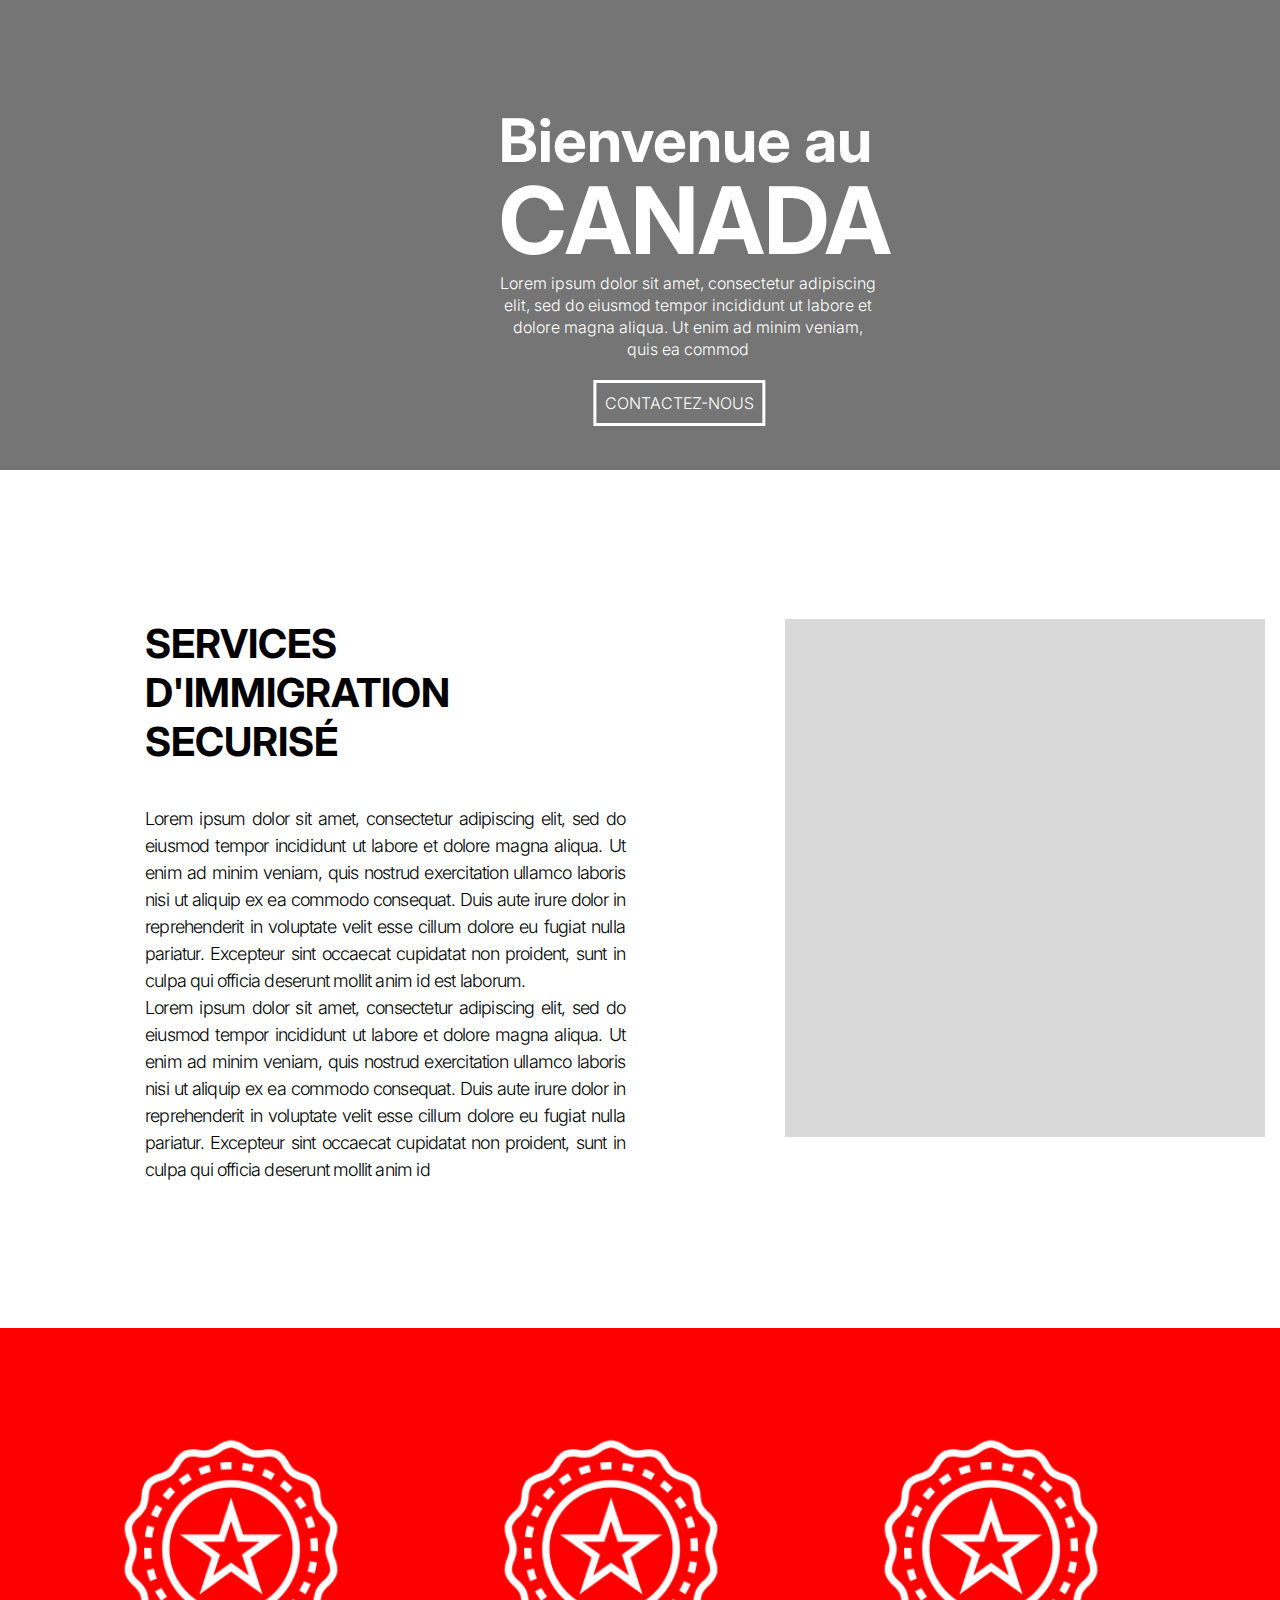
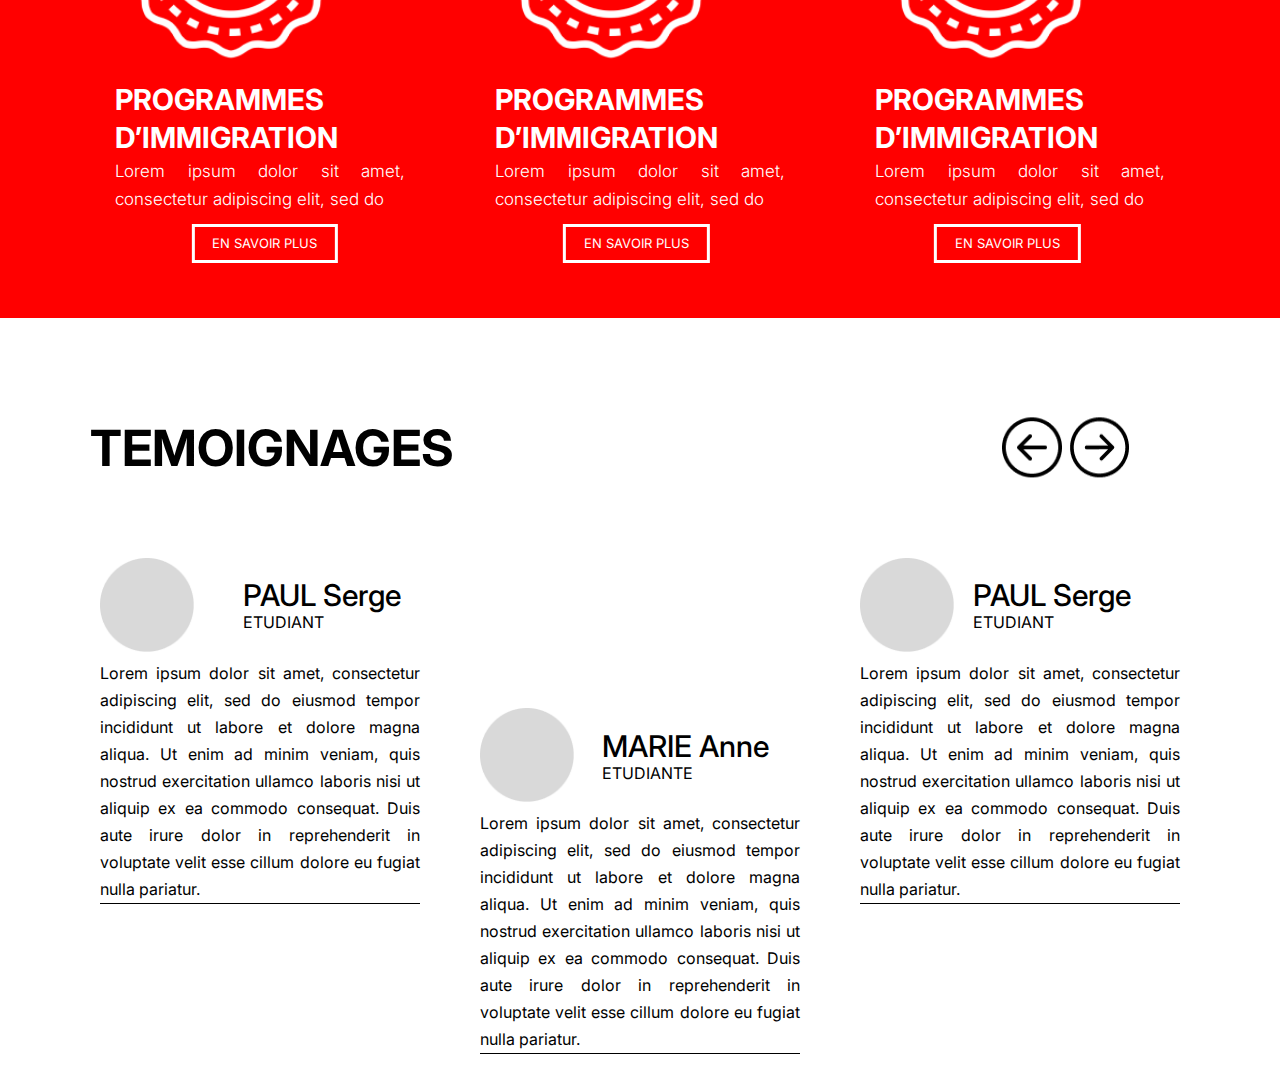
<file: index.html>
<!DOCTYPE html>
<html lang="en">
<head>
    <title>SHAMMAH</title>
    <meta charset="UTF-8">
    <meta http-equiv="X-UA-Compatible" content="IE=edge">
    <meta name="viewport" content="width=device-width, initial-scale=1.0">
    <link href="https://fonts.googleapis.com/css2?family=Catamaran:wght@400;500;600;700&family=EB+Garamond:ital,wght@0,500;1,400&family=Inter:wght@300;400;500;600;700&display=swap" rel="stylesheet">
    <link rel="stylesheet" href="asset/css/style.css">
</head>
<body>
    <!--Entete de page-->
    <header>
        <div class="block_header">
            <div class="block_logo">

            </div>
            <nav class="menu">

            </nav>
        </div>

    </header>

    <!--Contenu de la page-->
    <main class="main">
        <!--banniere-->
        <div class="block_banner">
            <div class="banner">
                <div class="image_banner">
                    <img src="asset/images/banner.png" alt="banner">
                </div>
            </div>
            <div class="text_banner">
                <h3>Bienvenue au  <span class="canada"> CANADA </span> </h3>
                <p>Lorem ipsum dolor sit amet, consectetur adipiscing elit, sed do eiusmod tempor incididunt ut labore et dolore magna aliqua. Ut enim ad minim veniam, quis ea commod </p>
                <div class="btn_contact">
                   <a href="#" target="_blank" >CONTACTEZ-NOUS</a>    
                </div>  
            </div>
        </div>

        <!--service d'immigration sécurisé-->
        <div class="immigration_service">
            <div class="text_immigration">
                <h3>services d'immigration securisé</h3>
                <p>Lorem ipsum dolor sit amet, consectetur adipiscing elit, sed do eiusmod tempor incididunt ut labore et dolore magna aliqua. Ut enim ad minim veniam, quis nostrud exercitation ullamco laboris nisi ut aliquip ex ea commodo consequat. Duis aute irure dolor in reprehenderit in voluptate velit esse cillum dolore eu fugiat nulla pariatur. Excepteur sint occaecat cupidatat non proident, sunt in culpa qui officia deserunt mollit anim id est laborum. <br> Lorem ipsum dolor sit amet, consectetur adipiscing elit, sed do eiusmod tempor incididunt ut labore et dolore magna aliqua. Ut enim ad minim veniam, quis nostrud exercitation ullamco laboris nisi ut aliquip ex ea commodo consequat. Duis aute irure dolor in reprehenderit in voluptate velit esse cillum dolore eu fugiat nulla pariatur. Excepteur sint occaecat cupidatat non proident, sunt in culpa qui officia deserunt mollit anim id</p>
            </div>
            <div class="image_immigration">
                <div class="image">
                    <img src="asset/images/Rectangle 10.png" alt="immigration">
                </div>
            </div>
        </div>

        <!--Programme d'immigration--> 
        <div class="immigration_program">
            <div class="program_content container">
                <div class="program">
                    <div class="image_program">
                        <img src="asset/images/etoile.png" alt="program">
                    </div>
                    <div class="text_content">
                        <div class="content_program">
                           <h3>PROGRAMMES D’IMMIGRATION</h3>
                           <p>Lorem ipsum dolor sit amet, consectetur adipiscing elit, sed do </p>
                        </div>
                    </div> 
                    <div class="btn_read_more1">
                        <a href="#" target="_blank">EN SAVOIR PLUS</a>
                     </div>   
                </div>
                <div class="program">
                    <div class="image_program">
                        <img src="asset/images/etoile.png" alt="program">
                    </div>
                    <div class="text_content">
                        <div class="content_program">
                           <h3>PROGRAMMES D’IMMIGRATION</h3>
                           <p>Lorem ipsum dolor sit amet, consectetur adipiscing elit, sed do </p>
                        </div>
                        
                    </div> 
                    <div class="btn_read_more2">
                        <a href="#" target="_blank">EN SAVOIR PLUS</a> 
                    </div>   
                </div>
                <div class="program">
                    <div class="image_program">
                        <img src="asset/images/etoile.png" alt="program">
                    </div>
                    <div class="text_content">
                        <div class="content_program">
                           <h3>PROGRAMMES D’IMMIGRATION</h3>
                           <p>Lorem ipsum dolor sit amet, consectetur adipiscing elit, sed do </p>
                        </div>
                        
                    </div>
                    <div class="btn_read_more3">
                        <a href="#" target="_blank">EN SAVOIR PLUS</a> 
                     </div>    
                </div>
            </div>
        </div>

        <!--Temoignages--> 
        <div class="block_temoignages">
            <div class="title_temoin">
                <h3>TEMOIGNAGES</h3>
                <div class="image">
                    <img src="asset/images/Vector (1).png" alt="fleche_direction">
                    <img src="asset/images/Vector.png" alt="fleche_direction">
                </div>    
            </div>
            <div class="customer_temoin container">
                
                <div class="text_customer">
                    <div class="customer1">
                        <div class="customer_image">
                            <img src="asset/images/Ellipse 1.png" alt="customer1">
                        </div>
                        <div class="customer_name">
                            <h3>PAUL Serge</h3>
                            <p>ETUDIANT</p>
                        </div>
                        <div class="customer_content">
                            <p>Lorem ipsum dolor sit amet, consectetur adipiscing elit, sed do eiusmod tempor incididunt ut labore et dolore magna aliqua. Ut enim ad minim veniam, quis nostrud exercitation ullamco laboris nisi ut aliquip ex ea commodo consequat. Duis aute irure dolor in reprehenderit in voluptate velit esse cillum dolore eu fugiat nulla pariatur.</p>
                        </div>
                    </div>
                </div>
                <div class="text_customer">
                    <div class="customer2">
                        <div class="customer_image">
                            <img src="asset/images/Ellipse 1.png" alt="customer2">
                        </div>
                    
                        <div class="customer_name">
                            <h3>MARIE Anne</h3>
                            <p>ETUDIANTE</p>
                        </div>
                        <div class="customer_content">
                           <p>Lorem ipsum dolor sit amet, consectetur adipiscing elit, sed do eiusmod tempor incididunt ut labore et dolore magna aliqua. Ut enim ad minim veniam, quis nostrud exercitation ullamco laboris nisi ut aliquip ex ea commodo consequat. Duis aute irure dolor in reprehenderit in voluptate velit esse cillum dolore eu fugiat nulla pariatur.</p>
                        </div>
                    </div>    
                </div>
                <div class="text_customer">
                    <div class="customer3">
                        <div class="customer_image">
                            <img src="asset/images/Ellipse 1.png" alt="customer3">
                        </div>
                        <div class="customer_name">
                            <h3>PAUL Serge</h3>
                            <p>ETUDIANT</p>
                        </div>
                        <div class="customer_content">
                            <p>Lorem ipsum dolor sit amet, consectetur adipiscing elit, sed do eiusmod tempor incididunt ut labore et dolore magna aliqua. Ut enim ad minim veniam, quis nostrud exercitation ullamco laboris nisi ut aliquip ex ea commodo consequat. Duis aute irure dolor in reprehenderit in voluptate velit esse cillum dolore eu fugiat nulla pariatur. </p>
                        </div>
                    </div>
                </div>
            </div>
        </div>
    </main>

    <!--Footer-->
    <footer>

    </footer>
    
</body>
</html>
</file>
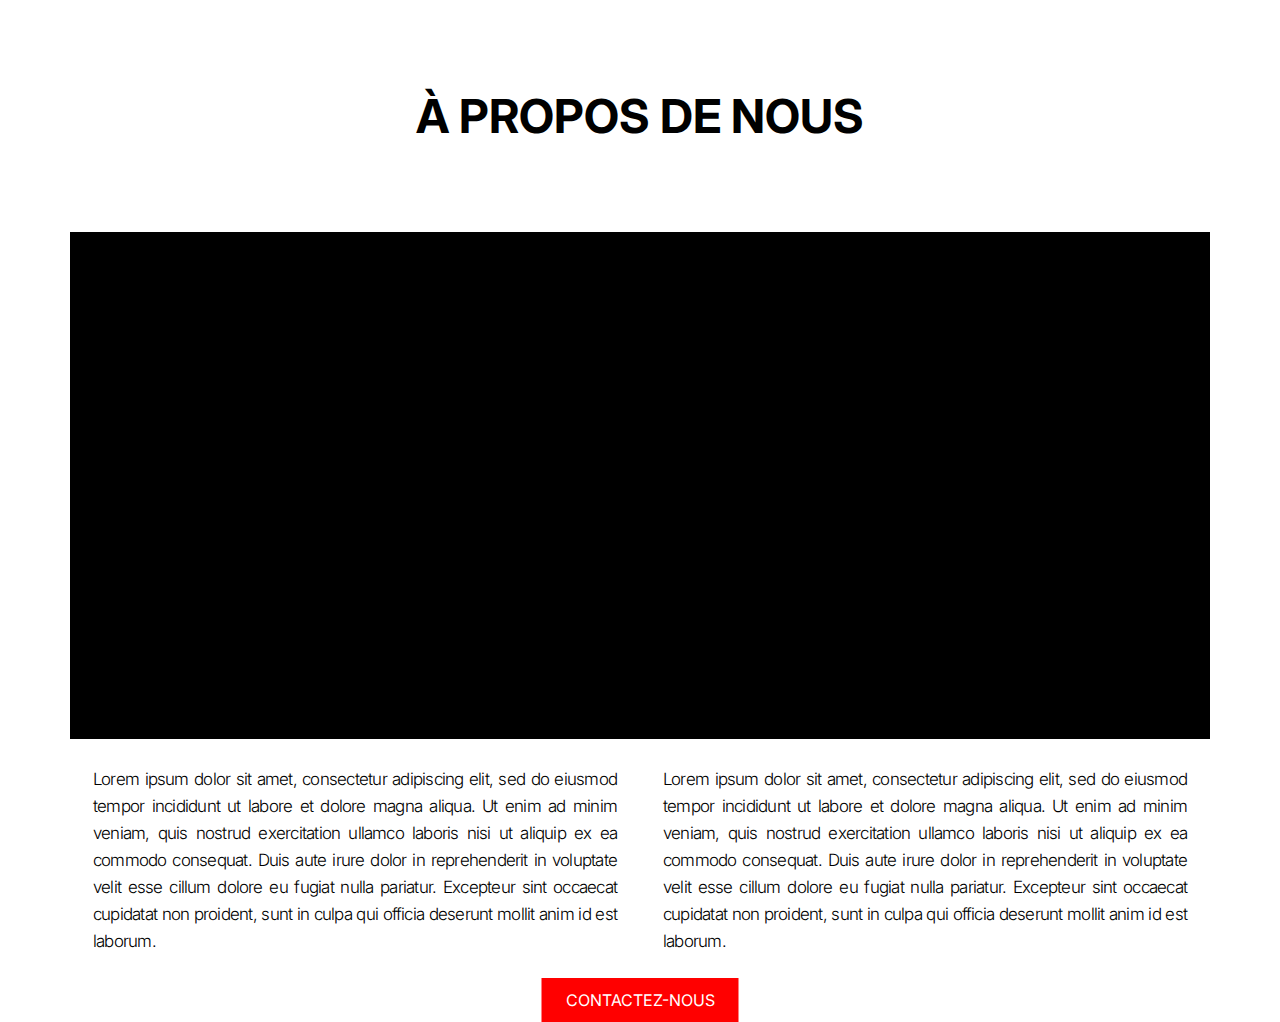
<file: about.html>
<!DOCTYPE html>
<html lang="en">
<head>
    <title>SHAMMAH/About</title>
    <meta charset="UTF-8">
    <meta http-equiv="X-UA-Compatible" content="IE=edge">
    <meta name="viewport" content="width=device-width, initial-scale=1.0">
    <link href="https://fonts.googleapis.com/css2?family=Catamaran:wght@400;500;600;700&family=EB+Garamond:ital,wght@0,500;1,400&family=Inter:wght@300;400;500;600;700&display=swap" rel="stylesheet">
    <link rel="stylesheet" href="asset/css/style.css"> 
</head>
<body>
    <!--Entete de page-->
    <header>
        <div class="block_header">
            <div class="block_logo">

            </div>
            <nav class="menu">

            </nav>
        </div>

    </header>

    <!--Main-->
    <main class="main">
        <div class="title">
            <h3>à propos de nous</h3>
        </div>
        <div class="block_video container">
            <img src="asset/images/Rectangle 17.png" alt="video">
        </div>
        <div class="container">
            <div class="description container">
               <p>Lorem ipsum dolor sit amet, consectetur adipiscing elit, sed do eiusmod tempor incididunt ut labore et dolore magna aliqua. Ut enim ad minim veniam, quis nostrud exercitation ullamco laboris nisi ut aliquip ex ea commodo consequat. Duis aute irure dolor in reprehenderit in voluptate velit esse cillum dolore eu fugiat nulla pariatur. Excepteur sint occaecat cupidatat non proident, sunt in culpa qui officia deserunt mollit anim id est laborum.</p>
               <p>Lorem ipsum dolor sit amet, consectetur adipiscing elit, sed do eiusmod tempor incididunt ut labore et dolore magna aliqua. Ut enim ad minim veniam, quis nostrud exercitation ullamco laboris nisi ut aliquip ex ea commodo consequat. Duis aute irure dolor in reprehenderit in voluptate velit esse cillum dolore eu fugiat nulla pariatur. Excepteur sint occaecat cupidatat non proident, sunt in culpa qui officia deserunt mollit anim id est laborum.</p>
            </div>
        </div>    
        <div class="btn_contact_about">
            <a href="#" target="_blank">CONTACTEZ-NOUS</a>
        </div>
    
    </main>

    <!--Footer-->
    <footer>

    </footer>
    
</body>
</html>
</file>
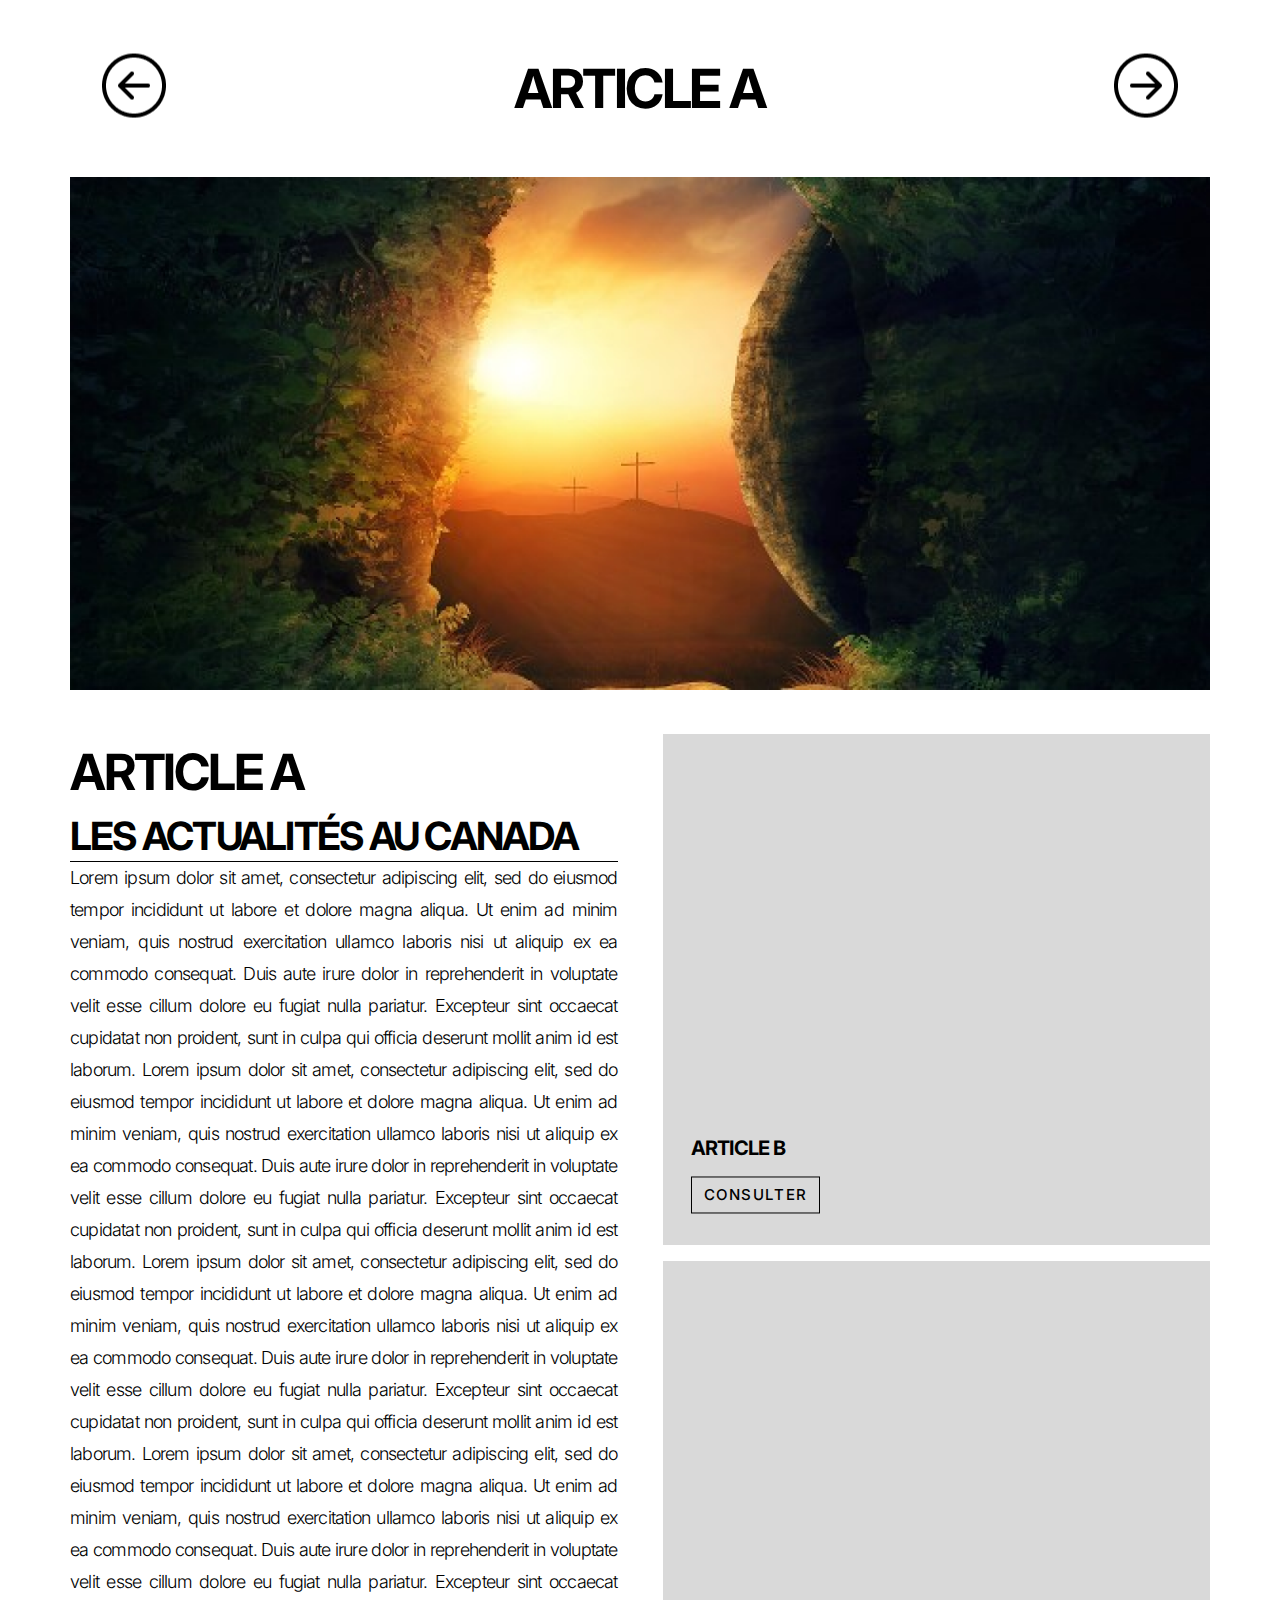
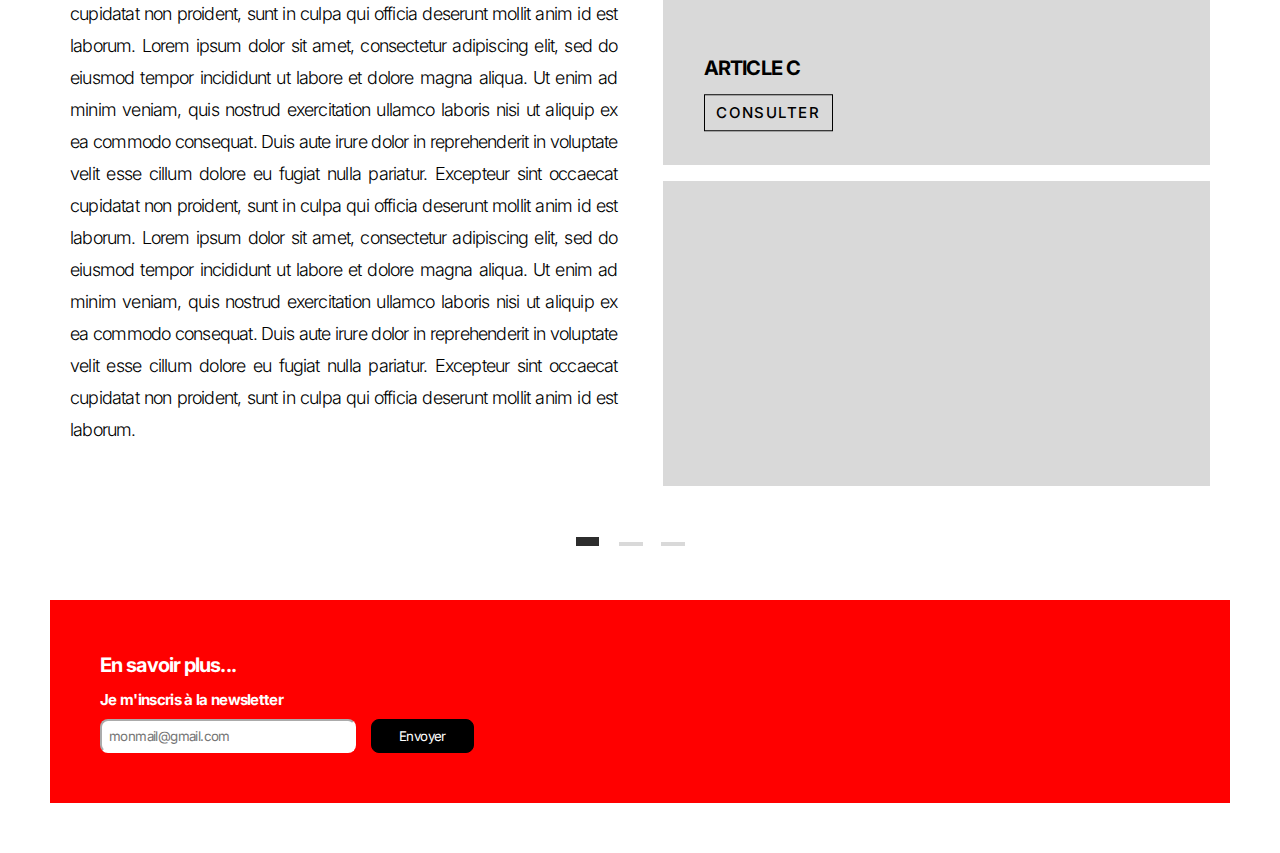
<file: article.html>
<!DOCTYPE html>
<html lang="en">
<head>
    <title>SHAMMAH/Article</title>
    <meta charset="UTF-8">
    <meta http-equiv="X-UA-Compatible" content="IE=edge">
    <meta name="viewport" content="width=device-width, initial-scale=1.0">
    <link href="https://fonts.googleapis.com/css2?family=Catamaran:wght@400;500;600;700&family=EB+Garamond:ital,wght@0,500;1,400&family=Inter:wght@300;400;500;600;700&display=swap" rel="stylesheet">
    <link rel="stylesheet" href="asset/css/style.css"> 
</head>
<body>
    <!--Entete de page-->
    <header>
        <div class="block_header">
            <div class="block_logo">

            </div>
            <nav class="menu">

            </nav>
        </div>

    </header>

    <!--Main-->
    <main class="main">
        <div class="block_article">
            <div class="title_article container">
                <h3>article a</h3>
                <div class="btn_fleche">
                    <div class="gauche">
                        <img src="asset/images/gauche.png" alt="btn_gauche">
                    </div>
                    <div class="droite">
                        <img src="asset/images/droite.png" alt="btn_droite">
                    </div>
                </div>
            </div>
            <div class="image_article container">
                <img src="asset/images/article.png" alt="image_article">
            </div>
            <div class="container">
                <div class="content_article">
                    <div class="text_article">
                        <div class="title">
                            <h3>article a</h3>
                            <h4>les actualités au canada</h4>
                        </div>
                        <div class="paragraph_article">
                            <p>Lorem ipsum dolor sit amet, consectetur adipiscing elit, sed do eiusmod tempor incididunt ut labore et dolore magna aliqua. Ut enim ad minim veniam, quis nostrud exercitation ullamco laboris nisi ut aliquip ex ea commodo consequat. Duis aute irure dolor in reprehenderit in voluptate velit esse cillum dolore eu fugiat nulla pariatur. Excepteur sint occaecat cupidatat non proident, sunt in culpa qui officia deserunt mollit anim id est laborum. Lorem ipsum dolor sit amet, consectetur adipiscing elit, sed do eiusmod tempor incididunt ut labore et dolore magna aliqua. Ut enim ad minim veniam, quis nostrud exercitation ullamco laboris nisi ut aliquip ex ea commodo consequat. Duis aute irure dolor in reprehenderit in voluptate velit esse cillum dolore eu fugiat nulla pariatur. Excepteur sint occaecat cupidatat non proident, sunt in culpa qui officia deserunt mollit anim id est laborum. Lorem ipsum dolor sit amet, consectetur adipiscing elit, sed do eiusmod tempor incididunt ut labore et dolore magna aliqua. Ut enim ad minim veniam, quis nostrud exercitation ullamco laboris nisi ut aliquip ex ea commodo consequat. Duis aute irure dolor in reprehenderit in voluptate velit esse cillum dolore eu fugiat nulla pariatur. Excepteur sint occaecat cupidatat non proident, sunt in culpa qui officia deserunt mollit anim id est laborum. Lorem ipsum dolor sit amet, consectetur adipiscing elit, sed do eiusmod tempor incididunt ut labore et dolore magna aliqua. Ut enim ad minim veniam, quis nostrud exercitation ullamco laboris nisi ut aliquip ex ea commodo consequat. Duis aute irure dolor in reprehenderit in voluptate velit esse cillum dolore eu fugiat nulla pariatur. Excepteur sint occaecat cupidatat non proident, sunt in culpa qui officia deserunt mollit anim id est laborum. Lorem ipsum dolor sit amet, consectetur adipiscing elit, sed do eiusmod tempor incididunt ut labore et dolore magna aliqua. Ut enim ad minim veniam, quis nostrud exercitation ullamco laboris nisi ut aliquip ex ea commodo consequat. Duis aute irure dolor in reprehenderit in voluptate velit esse cillum dolore eu fugiat nulla pariatur. Excepteur sint occaecat cupidatat non proident, sunt in culpa qui officia deserunt mollit anim id est laborum. Lorem ipsum dolor sit amet, consectetur adipiscing elit, sed do eiusmod tempor incididunt ut labore et dolore magna aliqua. Ut enim ad minim veniam, quis nostrud exercitation ullamco laboris nisi ut aliquip ex ea commodo consequat. Duis aute irure dolor in reprehenderit in voluptate velit esse cillum dolore eu fugiat nulla pariatur. Excepteur sint occaecat cupidatat non proident, sunt in culpa qui officia deserunt mollit anim id est laborum.</p>
                        </div>
                    </div>
                    <div class="block_image_article">
                        <div class="article_b">
                            <img src="asset/images/Rectangle 35.png" alt="article2">
                            <div class="btn_article"><a href="http://" target="_blank" rel="noopener noreferrer">article b</a></div>
                            <div class="btn_consulter"><a href="http://" target="_blank" rel="noopener noreferrer">consulter</a></div>
                        </div>
                        <div class="article_c">
                            <img src="asset/images/Rectangle 34.png" alt="article3">
                            <div class="btn_article"><a href="http://" target="_blank" rel="noopener noreferrer">article c</a></div>
                            <div class="btn_consulter"><a href="http://" target="_blank" rel="noopener noreferrer">consulter</a></div>
                        </div>
                        <div class="article_d">
                            <img src="asset/images/Rectangle 42.png" alt="article4">
                        </div>
                    </div>
                </div>
            </div>
            <div class="btn_follow">
                <div class="follow1">
                    <img src="asset/images/Rectangle 11.png" alt="follow1">
                </div>
                <div class="follow2">
                    <img src="asset/images/Rectangle 12.png" alt="follow2">
                </div>
                <div class="follow3">
                    <img src="asset/images/Rectangle 13.png" alt="follow3">
                </div>
            </div>
            <div class="blog_newletter">
                <div class="content_blog container">
                    <div class="info_newletter">
                        <a href="http://" target="_blank" rel="noopener noreferrer">En savoir plus...</a>
                        <p>Je m'inscris à la newsletter</p>
                    </div>
                    <div class="form_newletter">
                        <div class="email"><input type="text" placeholder="monmail@gmail.com"></div>
                        <div class="btn_send"><button type="submit">Envoyer</button></div>
                    </div> 
                </div>
            </div>
        </div>

    </main>

    <!--Footer-->
    <footer>

    </footer>
    
    
</body>
</html>
</file>
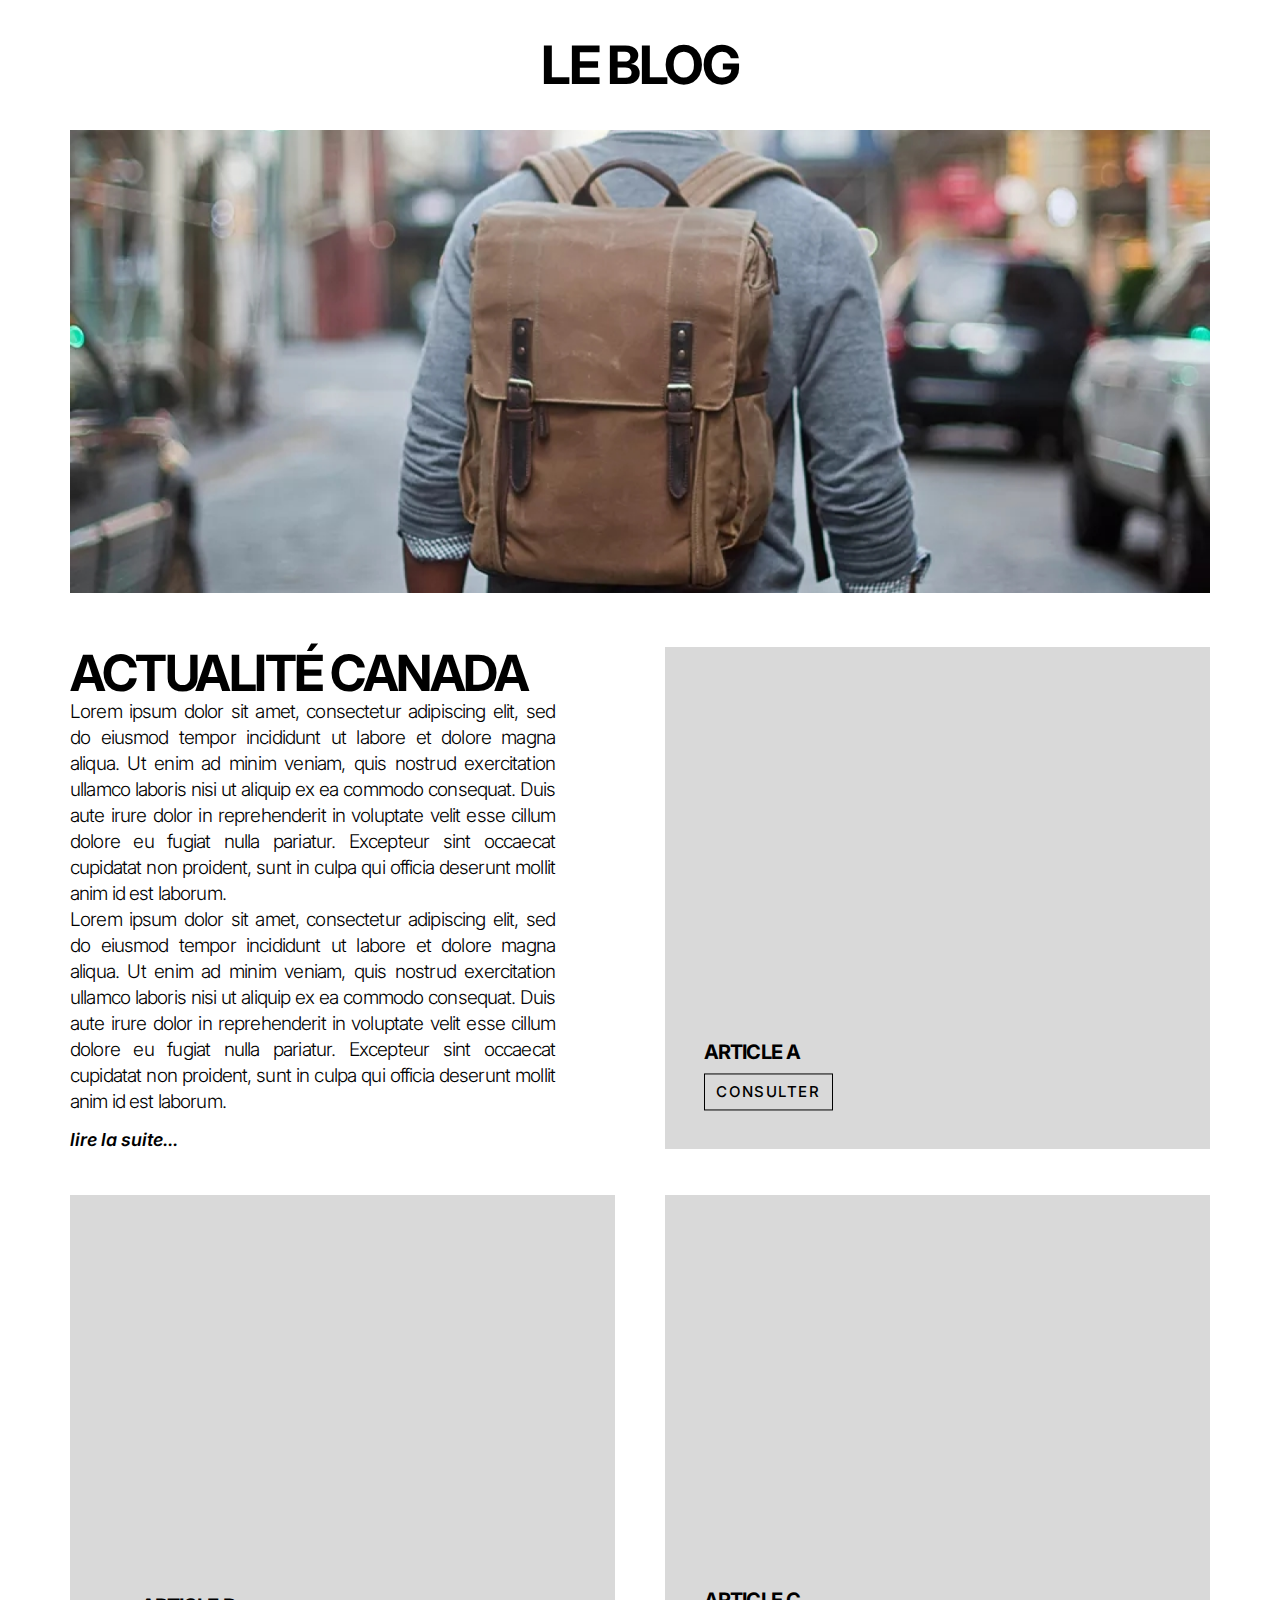
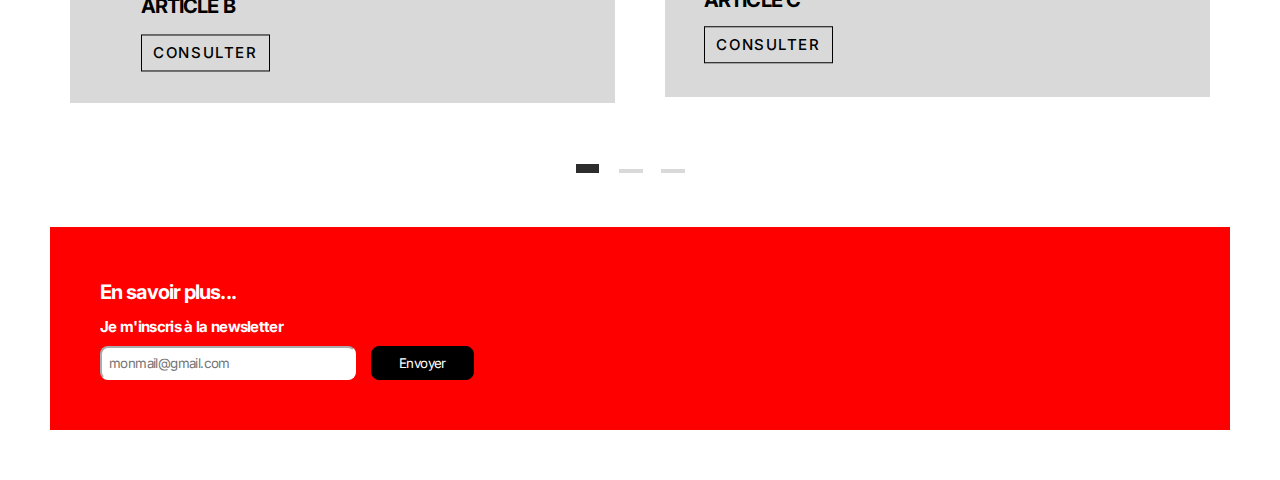
<file: blog.html>
<!DOCTYPE html>
<html lang="en">
<head>
    <title>SHAMMAH/Blog</title>
    <meta charset="UTF-8">
    <meta http-equiv="X-UA-Compatible" content="IE=edge">
    <meta name="viewport" content="width=device-width, initial-scale=1.0">
    <link href="https://fonts.googleapis.com/css2?family=Catamaran:wght@400;500;600;700&family=EB+Garamond:ital,wght@0,500;1,400&family=Inter:wght@300;400;500;600;700&display=swap" rel="stylesheet">
    <link rel="stylesheet" href="asset/css/style.css"> 
</head>
<body>
    <!--Entete de page-->
    <header>
        <div class="block_header">
            <div class="block_logo">

            </div>
            <nav class="menu">

            </nav>
        </div>

    </header>

    <!--Main-->
    <main class="main">
        <div class="blog">
            <div class="blog_title">
                <h3>le blog</h3>
            </div>
            <div class="image_blog container">
                <img src="asset/images/blog.png" alt="image_blog">
            </div>
            <div class="blog_infos container">
                <div class="block_article1">
                    <div class="article_a">
                        <h4>actualité canada</h4>
                        <p>Lorem ipsum dolor sit amet, consectetur adipiscing elit, sed do eiusmod tempor incididunt ut labore et dolore magna aliqua. Ut enim ad minim veniam, quis nostrud exercitation ullamco laboris nisi ut aliquip ex ea commodo consequat. Duis aute irure dolor in reprehenderit in voluptate velit esse cillum dolore eu fugiat nulla pariatur. Excepteur sint occaecat cupidatat non proident, sunt in culpa qui officia deserunt mollit anim id est laborum. <br> Lorem ipsum dolor sit amet, consectetur adipiscing elit, sed do eiusmod tempor incididunt ut labore et dolore magna aliqua. Ut enim ad minim veniam, quis nostrud exercitation ullamco laboris nisi ut aliquip ex ea commodo consequat. Duis aute irure dolor in reprehenderit in voluptate velit esse cillum dolore eu fugiat nulla pariatur. Excepteur sint occaecat cupidatat non proident, sunt in culpa qui officia deserunt mollit anim id est laborum.</p>
                        <a href="http://" target="_blank" rel="noopener noreferrer">lire la suite...</a>
                    </div>
                    <div class="article_b">
                        <img src="asset/images/Rectangle 33.png" alt="article">
                        <div class="btn_article"><a href="http://" target="_blank" rel="noopener noreferrer">article a</a></div>
                        <div class="btn_consulter"><a href="http://" target="_blank" rel="noopener noreferrer">consulter</a></div>
                    </div>
                </div>
                <div class="block_article2">
                    <div class="article_c">
                        <img src="asset/images/Rectangle 35.png" alt="article">
                        <div class="btn_article"><a href="http://" target="_blank" rel="noopener noreferrer">article b</a></div>
                        <div class="btn_consulter"><a href="http://" target="_blank" rel="noopener noreferrer">consulter</a></div>
                    </div>
                    <div class="article_d">
                        <img src="asset/images/Rectangle 34.png" alt="">
                        <div class="btn_article"><a href="http://" target="_blank" rel="noopener noreferrer">article c</a></div>
                        <div class="btn_consulter"><a href="http://" target="_blank" rel="noopener noreferrer">consulter</a></div>
                    </div>
                    
                </div>
                
            </div>
            <div class="btn_follow">
                <div class="follow1">
                    <img src="asset/images/Rectangle 11.png" alt="follow1">
                </div>
                <div class="follow2">
                    <img src="asset/images/Rectangle 12.png" alt="follow2">
                </div>
                <div class="follow3">
                    <img src="asset/images/Rectangle 13.png" alt="follow3">
                </div>
            </div>
            <div class="blog_newletter">
                <div class="content_blog container">
                    <div class="info_newletter">
                        <a href="http://" target="_blank" rel="noopener noreferrer">En savoir plus...</a>
                        <p>Je m'inscris à la newsletter</p>
                    </div>
                    <div class="form_newletter">
                        <div class="email"><input type="text" placeholder="monmail@gmail.com"></div>
                        <div class="btn_send"><button type="submit">Envoyer</button></div>
                    </div> 
                </div>
            </div>
        </div>
    </main>

    <!--Footer-->
    <footer>

    </footer>
    
</body>
</html>
</file>
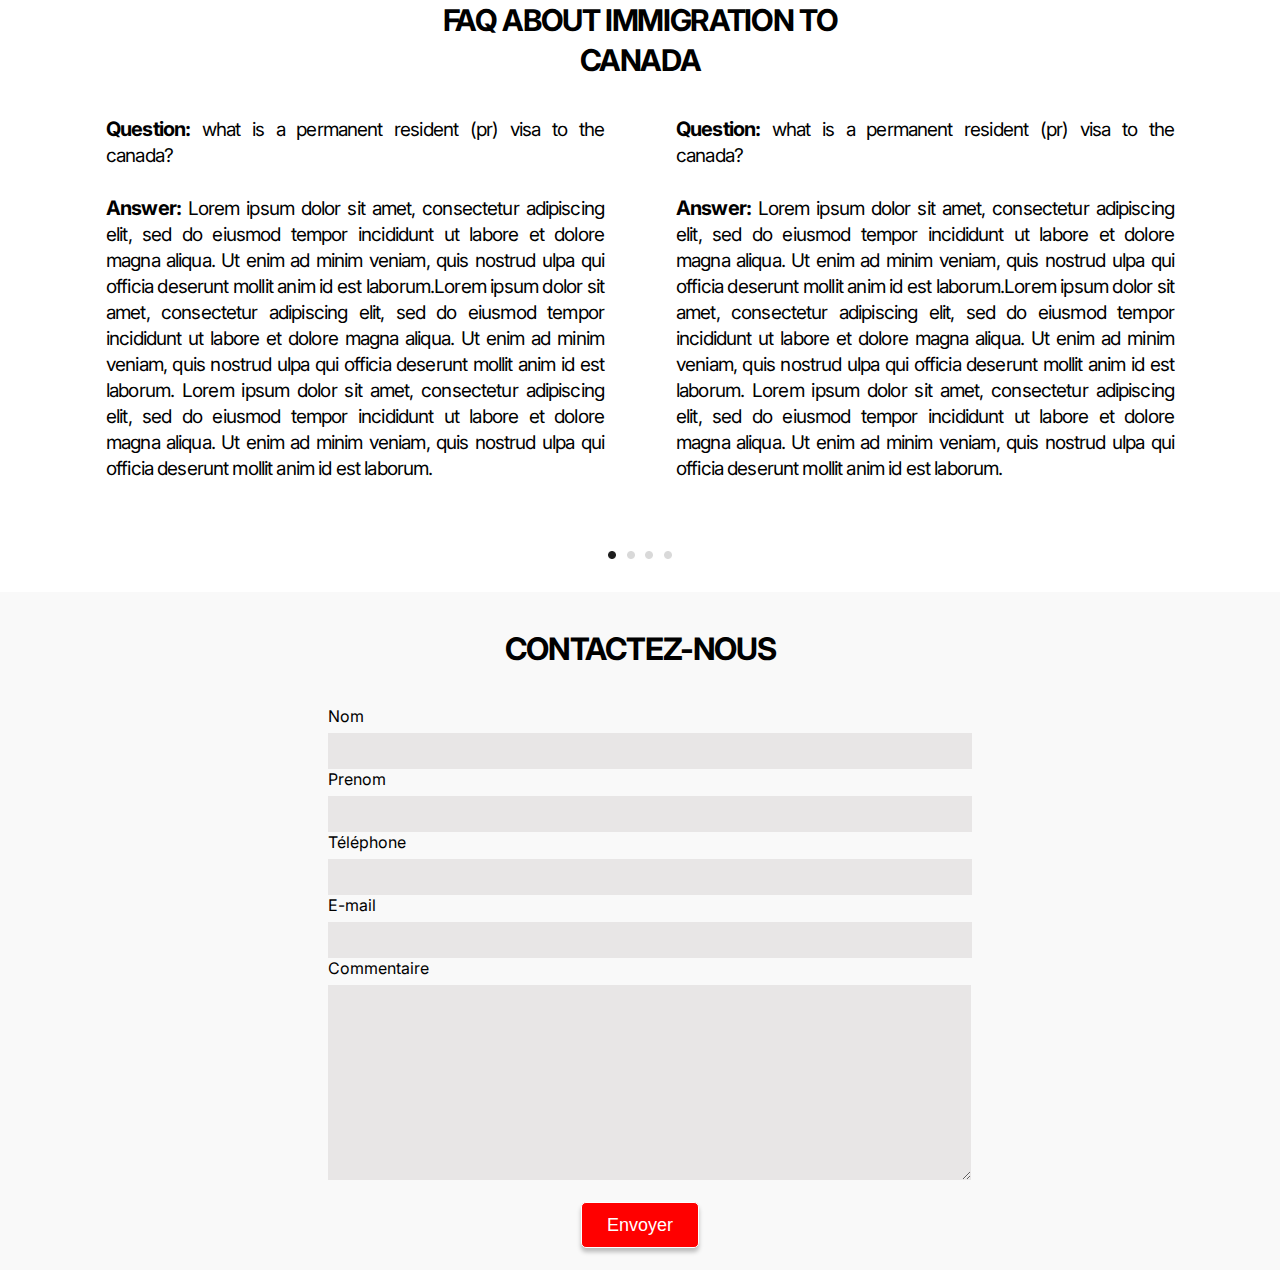
<file: contact.html>
<!DOCTYPE html>
<html lang="en">
<head>
    <title>SHAMMAH/contact</title>
    <meta charset="UTF-8">
    <meta http-equiv="X-UA-Compatible" content="IE=edge">
    <meta name="viewport" content="width=device-width, initial-scale=1.0">
    <link href="https://fonts.googleapis.com/css2?family=Catamaran:wght@400;500;600;700&family=EB+Garamond:ital,wght@0,500;1,400&family=Inter:wght@300;400;500;600;700&display=swap" rel="stylesheet">
    <link rel="stylesheet" href="asset/css/style.css"> 
</head>
<body>
    <!--Entete de page-->
    <header>
        <div class="block_header">
            <div class="block_logo">

            </div>
            <nav class="menu">

            </nav>
        </div>

    </header>

    <!--Main-->
    <main class="main">
        <div class="faq">
            <div class="title_faq">
                <h3>FAQ about immigration to canada</h3>
            </div>
            <div class="container">
                <div class="text_faq">
                    <div class="text1">
                      <p><span class="question"> Question: </span>what is a permanent resident (pr) visa to the canada? <br>  <br> <span class="question">Answer: </span> Lorem ipsum dolor sit amet, consectetur adipiscing elit, sed do eiusmod tempor incididunt ut labore et dolore magna aliqua. Ut enim ad minim veniam, quis nostrud ulpa qui officia deserunt mollit anim id est laborum.Lorem ipsum dolor sit amet, consectetur adipiscing elit, sed do eiusmod tempor incididunt ut labore et dolore magna aliqua. Ut enim ad minim veniam, quis nostrud ulpa qui officia deserunt mollit anim id est laborum. Lorem ipsum dolor sit amet, consectetur adipiscing elit, sed do eiusmod tempor incididunt ut labore et dolore magna aliqua. Ut enim ad minim veniam, quis nostrud ulpa qui officia deserunt mollit anim id est laborum.</p>
                    </div>
                    <div class="text2">
                      <p><span class="question"> Question: </span> what is a permanent resident (pr) visa to the canada? <br> <br> <span class="question">Answer: </span>Lorem ipsum dolor sit amet, consectetur adipiscing elit, sed do eiusmod tempor incididunt ut labore et dolore magna aliqua. Ut enim ad minim veniam, quis nostrud ulpa qui officia deserunt mollit anim id est laborum.Lorem ipsum dolor sit amet, consectetur adipiscing elit, sed do eiusmod tempor incididunt ut labore et dolore magna aliqua. Ut enim ad minim veniam, quis nostrud ulpa qui officia deserunt mollit anim id est laborum. Lorem ipsum dolor sit amet, consectetur adipiscing elit, sed do eiusmod tempor incididunt ut labore et dolore magna aliqua. Ut enim ad minim veniam, quis nostrud ulpa qui officia deserunt mollit anim id est laborum.</p>
                    </div>
                </div>
            </div>    
            <div class="follow_faq">
                <div class="btn_faq">
                    <img src="asset/images/Ellipse 3.png" alt="faq1">
                    <img src="asset/images/Ellipse 4.png" alt="faq2">
                    <img src="asset/images/Ellipse 4.png" alt="faq3">
                    <img src="asset/images/Ellipse 4.png" alt="faq4">
                </div>
            </div>
            <div class="block_form_contact">
                <div class="title_form">
                    <h3>CONTACTEZ-NOUS</h3>
                </div>
                <div class="form_contact container">
                    <form action="#" method="post">
                        <label for="nom"> Nom</label>
                        <input type="text" id="nom" name="nom">
                        <label for="prenom"> Prenom</label>
                        <input type="text" id="prenom" name="prenom"> 
                        <label for="telephone"> Téléphone</label>
                        <input type="text" id="telephone" name="telephone"> 
                        <label for="email">E-mail</label>
                        <input type="text" id="email" name="email">
                        <label for="message">Commentaire</label>
                        <textarea id="message" name="message"></textarea>
                            
                        <div class="btn_envoyer">
                            <button type="submit">Envoyer</button>
                        </div>
                    </form>

                </div>
            </div>
        </div>
    </main>


    <!--Footer-->
    <footer>

    </footer>
</body>
</html>
</file>
<file: asset/css/style.css>
*{
    padding: 0;
    margin: 0;
}

img{
    width: 100%;
}

body{
    font-family: inter;
    
}
.container{
    max-width: 1140px;
    margin: auto;
}
/* Index*/

.main .block_banner .text_banner{
    position: absolute;
    top: 100px;
    line-height: 29px;
    left: 50%;
    transform: translateX(-22%);
    font-weight: 300;
    font-size: 24px;
    color: #FFFFFF;
}

.main .block_banner .text_banner h3{
    font-weight: 700;
    font-family: inter;
    font-size: 60px;
    line-height: 80px;
}

.main .block_banner .text_banner .canada{
    font-size: 93px;
    font-weight: 700;
    font-style: normal;
}

.main .block_banner .text_banner .btn_contact{
    border: 3px solid #FFFFFF;
    width: 26%;
    text-align: center;
    position: absolute;
    left: 50%;
    transform: translateX(-131%);
    margin-top: 20px;
}

.main .block_banner .text_banner .btn_contact a{
    line-height: 2.5;
    font-size: 16px;
    color: #FFFFFF;
    text-decoration: none;
}

.main .block_banner .text_banner p{
    font-weight: 300;
    font-size: 16px;
    text-align: center;
    line-height: 22px;
    font-family: inter;
    max-width: 59%;
}

/*service d'immigration sécurisé*/
.immigration_service{
    display: flex;
    justify-content: center;
    width: 100%;
    padding: 65px;
}

.immigration_service .text_immigration, .immigration_service .image_immigration {
    width: 50%;
    padding: 80px;
}

.immigration_service .text_immigration h3{
    font-weight: 700;
    font-size: 40px;
    font-style: normal;
    font-family: Inter;
    text-transform: uppercase;
}

.immigration_service .text_immigration p{
    margin-top: 39px;
    line-height: 27px;
    letter-spacing: -0.045em;
    font-size: 18px;
    font-family: Inter;
    font-weight: 300;
    text-align: justify;
    font-style: normal;
}

/*programmes d'immigration*/
.immigration_program .program_content{
    display: flex;
    justify-content: space-between;
}
.immigration_program .program_content .program{
    padding: 45px;
    
}

.immigration_program{
    background: #FF0000;
    padding: 60px;
}

.immigration_program .program_content .program .text_content{
    color: #FFFFFF;
    margin-top: 12px;
    line-height: 28px;
    font-family: inter;
}

.immigration_program .program_content .program .image_program img{
    width: 80%;
}

.immigration_program .program_content .program .text_content .content_program h3{
    font-weight: 700;
    font-size: 29px;
    line-height: 38px;
    text-align: justify;
}

.immigration_program .program_content .program .text_content .content_program p{
    font-size: 17px;
    font-weight: 300;
    text-align: justify;
    font-family: Inter;
    font-style: normal;
}

.immigration_program .program_content .program  .btn_read_more1{
    border: 3px solid #FFFFFF;
    width: 11%;
    text-align: center;
    position: absolute;
    left: 27%;
    transform: translateX(-105%);
    margin-top: 11px;
}

.immigration_program .program_content .program .btn_read_more1 a{
    line-height: 2.5;
    font-size: 13px;
    color: #fff;
    background: #FF0000;
    text-decoration: none;
}

.immigration_program .program_content .program  .btn_read_more2{
    border: 3px solid #FFFFFF;
    width: 11%;
    text-align: center;
    position: absolute;
    left: 56%;
    transform: translateX(-105%);
    margin-top: 11px;
}

.immigration_program .program_content .program .btn_read_more2 a{
    line-height: 2.5;
    font-size: 13px;
    color: #fff;
    background: #FF0000;
    text-decoration: none;
}

.immigration_program .program_content .program  .btn_read_more3{
    border: 3px solid #FFFFFF;
    width: 11%;
    text-align: center;
    position: absolute;
    left: 85%;
    transform: translateX(-105%);
    margin-top: 11px;
}

.immigration_program .program_content .program .btn_read_more3 a{
    line-height: 2.5;
    font-size: 13px;
    color: #fff;
    background: #FF0000;
    text-decoration: none;
}

/*Temoignages*/
.block_temoignages .customer_temoin{
    display: flex;
    justify-content: center;
    margin-top: 50px;
    width: 100%;
}

.block_temoignages .customer_temoin .text_customer .customer_image img{
    width: 94px;
}

.block_temoignages {
    margin-top: 100px;
}

.block_temoignages .title_temoin h3{
    font-weight: 700;
    font-size: 50px;
    padding-left: 90px;
}

.block_temoignages .title_temoin .image {
    position: absolute;
    left: 78%;
    transform: translatey(-95%);
    display: flex;
    width: 60px;
}

.block_temoignages .title_temoin .image img{
   padding: 4px;
}

.block_temoignages .customer_temoin .text_customer .customer_name h3{
    font-weight: 500;
    font-size: 30px;
}

.block_temoignages .customer_temoin .text_customer .customer1 .customer_name{
    position: absolute;
    left: 76%;
    transform: translatey(-145%);
}

.block_temoignages .customer_temoin .text_customer .customer2 .customer_name{
    position: absolute;
    left: 47%;
    transform: translatey(-143%);
}

.block_temoignages .customer_temoin .text_customer .customer3 .customer_name{
    position: absolute;
    left: 19%;
    transform: translatey(-144%);
}

.block_temoignages .customer_temoin .text_customer{
   padding: 30px;
   text-align: justify;
   line-height: 27px;
}

.block_temoignages .customer_temoin .text_customer .customer2{
    margin-top: 150px;
    border-bottom: 1px solid #000000;
}

.block_temoignages .customer_temoin .text_customer .customer1{
    border-bottom: 1px solid #000000;
}

.block_temoignages .customer_temoin .text_customer .customer3{
    border-bottom: 1px solid #000000;
}

/*End index*/

/*About*/

/*A propos de nous*/
.main .title{
    font-weight: 700;
    text-transform: uppercase;
    font-size: 40px;
    line-height: 232px;
    text-align: center;
}

/*Video*/

/*Textes*/
.main .container .description{
    display: flex;
    justify-content: space-between;
    width: 100%;
}

.main .container .description p{
    text-align: justify;
    font-weight: 300;
    font-size: 17px;
    line-height: 27px;
    letter-spacing: -0.045em;
    width: 50%;
    padding: 23px;
}

/*Bouton*/
.main .btn_contact_about a {
    text-decoration: none;
    color: #FFFFFF
   
}

.main .btn_contact_about{
    text-align: center;
    width: 173px;
    left: 50%;
    transform: translateX(-50%);
    position: absolute;
    background: #FF0000;
    padding: 12px;
}
/*End About*/

/*Blog*/
/*Titre*/
.blog .blog_title h3{
    font-weight: 700;
    font-size: 53px;
    font-family: inter;
    line-height: 130px;
    text-align: center;
    font-family: Inter;
    text-transform: uppercase;
    letter-spacing: -0.045em;
}

/*Articles block 1*/

.blog .blog_infos .block_article1, .blog .blog_infos .block_article2 {
    display: flex;
    justify-content: space-between;
    width: 100%;
}

.blog .blog_infos .block_article1 .article_a, .blog .blog_infos .block_article1 .article_b{
    width: 50%;
} 

.blog .blog_infos .block_article1 .article_a{
    padding: 0px 50px 0px 0px;
}


.blog .blog_infos .block_article1{
    padding: 50px 0px 30px;
}

.blog .blog_infos .block_article1 .article_a h4{
    text-transform: uppercase;
    font-weight: 700;
    font-size: 50px;
    line-height: 52px;
    text-align: justify;
    letter-spacing: -0.05em;
    font-family: Inter;
}

.blog .blog_infos .block_article1 .article_a p{
    font-weight: 300;
    font-size: 19px;
    line-height: 26px;
    text-align: justify;
    letter-spacing: -0.045em;
    font-family: Inter;
    width: 89%;
}

.blog .blog_infos .block_article1 .article_a a{
    text-decoration: none;
    color: #000000;
    font-style: italic;
    font-size: 18px;
    font-weight: 600;
    line-height: 50px;
    text-align: justify;
}

.blog .blog_infos .block_article1 .article_b .btn_article a{
    position: absolute;
    text-transform: uppercase;
    left: 55%;
    transform: translateY(-338%);
    text-decoration: none;
    color: #000000;
    font-size: 20px;
    font-weight: 700;
    font-family: Inter;
    text-align: justify;
    line-height: 35px;
    letter-spacing: -0.045em;

}

.blog .blog_infos .block_article1 .article_b .btn_consulter a{
    font-size: 15px;
    font-weight: 500;
    line-height: 35px;
    text-transform: uppercase;
    color: #000000;
    font-family: Inter;
    text-decoration: none;
    left: 55%;
    transform: translateY(-215%);
    position: absolute;
    border: 1px solid #000000;
    width: 127px;
    text-align: center;
    letter-spacing: 0.105em;

}

/*Articles block 2*/

.blog .blog_infos .block_article2 .article_c, .blog .blog_infos .block_article2 .article_d{
    width: 50%; 
   
} 

.blog .blog_infos .block_article2 .article_c{
    padding: 0px 50px 0px 0px;
}


.blog .blog_infos .block_article2{
    padding: 0px 0px 50px;
}

.blog .blog_infos .block_article2 .article_c .btn_article a{
    position: absolute;
    text-transform: uppercase;
    left: 11%;
    transform: translateY(-338%);
    text-decoration: none;
    color: #000000;
    font-size: 20px;
    font-weight: 700;
    font-family: Inter;
    text-align: justify;
    line-height: 35px;
    letter-spacing: -0.045em;

}

.blog .blog_infos .block_article2 .article_c .btn_consulter a{
    font-size: 15px;
    font-weight: 500;
    line-height: 35px;
    text-transform: uppercase;
    color: #000000;
    font-family: Inter;
    text-decoration: none;
    left: 11%;
    transform: translateY(-196%);
    position: absolute;
    border: 1px solid #000000;
    width: 127px;
    text-align: center;
    letter-spacing: 0.105em;

}

.blog .blog_infos .block_article2 .article_d .btn_article a{
    position: absolute;
    text-transform: uppercase;
    left: 55%;
    transform: translateY(-338%);
    text-decoration: none;
    color: #000000;
    font-size: 20px;
    font-weight: 700;
    font-family: Inter;
    text-align: justify;
    line-height: 35px;
    letter-spacing: -0.045em;
}


.blog .blog_infos .block_article2 .article_d .btn_consulter a{
    font-size: 15px;
    font-weight: 500;
    line-height: 35px;
    text-transform: uppercase;
    color: #000000;
    font-family: Inter;
    text-decoration: none;
    left: 55%;
    transform: translateY(-202%);
    position: absolute;
    border: 1px solid #000000;
    width: 127px;
    text-align: center;
    letter-spacing: 0.105em;
}

.blog  .btn_follow{
    display:flex;
    margin: auto;
    width: 10%;
}

.blog  .btn_follow .follow1 img{
    width: 54%;
}

.blog  .btn_follow .follow2 img, .blog .btn_follow .follow3 img{
    width: 56%;
}


/*image*/
/*New-letter*/
.blog_newletter{
    background: #FF0000;
    padding: 50px;
    margin: 50px;
}

.blog_newletter .content_blog .info_newletter a{
    font-weight: 700;
    font-size: 20px;
    line-height: 30px;
    letter-spacing: -0.045em;
    color: #FFFFFF;
    font-family: Inter;
    text-decoration: none;
}

.blog_newletter .content_blog .info_newletter p{
    font-weight: 700;
    font-size: 15px;
    line-height: 39px;
    letter-spacing: -0.045em;
    color: #FFFFFF;
    font-family: Inter;
}

.blog_newletter .content_blog .form_newletter .email input{
    width: 22%;
    border-radius: 8px ;
    padding: 7px;
    font-family: Inter;
    border-color: #FFFFFF;
    letter-spacing: -0.045em;
}

.blog_newletter .content_blog .form_newletter .btn_send button{
    position: absolute;
    left: 29%;
    transform: translateY(-100%);
    border: 1px solid #000000;
    color: #FFFFFF;
    background: #000000;
    width: 8%;
    padding: 8px;
    border-radius: 8px;
    letter-spacing: -0.045em;
    font-family: Inter;
}
/*End blog*/

/*Article*/
.block_article .title_article h3{
    font-family: Inter;
    font-style: normal;
    font-weight: 700;
    font-size: 54px;
    line-height: 77px;
    letter-spacing: -0.045em;
    text-transform: uppercase;
    text-align: center;
}

.block_article .title_article{
    padding: 50px;
}

.block_article .title_article .btn_fleche{
    width: 75px;
    display: flex;
    justify-content: space-between;
}

.block_article .title_article .btn_fleche .gauche{
    position: absolute;
    left: 8%;
    transform: translatey(-108%);
}

.block_article .title_article .btn_fleche .droite{
    position: absolute;
    left: 87%;
    transform: translatey(-108%);
}

.block_article .content_article{
    display: flex;
    justify-content: space-between;
    width: 100%;
    padding: 40px 0px 40px;
}

.block_article .content_article .text_article, .block_article .content_article .block_image_article{
    width: 50%;
}

.block_article .content_article .text_article{
    padding: 0px 45px 0px 0px;
}

.block_article .content_article .text_article .paragraph_article p{
    font-family: Inter;
    font-style: normal;
    font-weight: 300;
    font-size: 18px;
    line-height: 32px;
    text-align: justify;
    letter-spacing: -0.045em;
}

.block_article .content_article .text_article .title h3{
    font-family: Inter;
    font-style: normal;
    font-weight: 700;
    font-size: 50px;
    line-height: 77px;
    text-align: justify;
    letter-spacing: -0.045em;
    text-transform: uppercase;
}

.block_article .content_article .text_article .title h4{
    font-family: Inter;
    font-style: normal;
    font-weight: 700;
    font-size: 39px;
    line-height: 50px;
    text-align: justify;
    letter-spacing: -0.045em;
    text-transform: uppercase;
    border-bottom: 1px solid black;
}

.block_article  .btn_follow{
    display:flex;
    margin: auto;
    width: 10%;
}

.block_article  .btn_follow .follow1 img{
    width: 54%;
}

.block_article  .btn_follow .follow2 img, .block_article .btn_follow .follow3 img{
    width: 56%;
}

.block_article .content_article .block_image_article .article_c{
    margin: 12px 0px 12px;
}

.block_article .content_article .block_image_article .article_b .btn_article a{
    position: absolute;
    text-transform: uppercase;
    left: 54%;
    transform: translateY(-338%);
    text-decoration: none;
    color: #000000;
    font-size: 20px;
    font-weight: 700;
    font-family: Inter;
    text-align: justify;
    line-height: 35px;
    letter-spacing: -0.045em;
}

.block_article .content_article .block_image_article .article_b .btn_consulter a{
    font-size: 15px;
    font-weight: 500;
    line-height: 35px;
    text-transform: uppercase;
    color: #000000;
    font-family: Inter;
    text-decoration: none;
    left: 54%;
    transform: translateY(-196%);
    position: absolute;
    border: 1px solid #000000;
    width: 127px;
    text-align: center;
    letter-spacing: 0.105em;
}

.block_article .content_article .block_image_article .article_c .btn_article a{
    position: absolute;
    text-transform: uppercase;
    left: 55%;
    transform: translateY(-338%);
    text-decoration: none;
    color: #000000;
    font-size: 20px;
    font-weight: 700;
    font-family: Inter;
    text-align: justify;
    line-height: 35px;
    letter-spacing: -0.045em;
}


.block_article .content_article .block_image_article .article_c .btn_consulter a{
    font-size: 15px;
    font-weight: 500;
    line-height: 35px;
    text-transform: uppercase;
    color: #000000;
    font-family: Inter;
    text-decoration: none;
    left: 55%;
    transform: translateY(-202%);
    position: absolute;
    border: 1px solid #000000;
    width: 127px;
    text-align: center;
    letter-spacing: 0.105em;
}



/*FAQ*/
/*title faq*/
.faq .title_faq h3{
    font-family: Inter;
    font-style: normal;
    font-weight: 700;
    font-size: 30px;
    line-height: 40px;
    text-align: center;
    letter-spacing: -0.045em;
    text-transform: uppercase;
}

.faq .title_faq {
    width: 31%;
    margin: auto;
}

/*texte faq*/
.faq .text_faq {
    display: flex;
    width: 100%;
    margin: auto;
    
}

.faq .text_faq .text1 p, .faq .text_faq .text2 p {
    font-family: Inter;
    font-style: normal;
    font-weight: 400;
    font-size: 19px;
    line-height: 26px;
    text-align: justify;
    letter-spacing: -0.045em;
}

.faq .text_faq .text1, .faq .text_faq .text2{
    width: 50%;
    padding: 36px;
}

.faq .text_faq .text1 p .question , .faq .text_faq .text2 p .question{
   font-weight: bold;
   font-size: 20px;
}

/*bouton faq*/
.faq .follow_faq .btn_faq{
    display: flex;
    width: 5%;
    margin: auto;
    justify-content: space-between;
    padding: 33px;
}

.faq .follow_faq .btn_faq img{
    width: 13%;
}

/*contactez-nous*/
.block_form_contact{
    background: rgba(217, 217, 217, 0.15);
}

.block_form_contact .title_form h3{
    font-family: 'Inter';
    font-style: normal;
    font-weight: 700;
    font-size: 31px;
    line-height: 114px;
    letter-spacing: -0.045em;
    text-transform: uppercase;
    text-align: center;
}


.block_form_contact .form_contact form input{
    width: 100%;
    padding: 10px;
    background: #E8E6E6;
    border: none;
    height: 16px;
}

.block_form_contact .form_contact form label{
    margin-bottom: 7px;
    font-weight: 400;
}

.block_form_contact .form_contact form textarea{
    background: #E8E6E6;
    border: none;
    font-size: 16px;
    font-weight: 500;
    font-family: Inter;
    height: 195px; 
    width: 103%;
}

.block_form_contact .form_contact form{
    max-width: 624px;
    display: flex;
    flex-direction: column;
    min-height: 83px;
    margin: auto;
}

.block_form_contact .form_contact form button{
    width: 100%;
    height: 46px;
    font-weight: 400;
    font-size: 18px;
    background: #FF0000;
    border: 1px solid #FFFFFF;
    border-radius: 5px;
    box-shadow: 0px 4px 4px 0px rgba(0,0,0,0.25);
    color: #FFFFFF
}

.block_form_contact .form_contact form .btn_envoyer{
    padding: 22px;
    margin: auto;
    width: 19%;
}

/*responsive*/
/*about*/
@media  screen and (max-width: 769px) {
    .container {
        max-width: 1180px;
        margin: auto;
        padding: 0 22px;
    }

    .main .container .description{
        display: block;
        width: 100%;
        padding: 0px;
    
    }
    
    .main .container .description p{
        font-size: 17px;
        line-height: 27px;
        width: 100%;
        padding: 0px;
    }

    .main .title{
        font-size: 25px;
        line-height: 100px;
    }


    /*blog*/
    .blog .blog_title h3{
        font-size: 30px;
        line-height: 80px;
    }
    
    /*Articles block 1*/
    
    .blog .blog_infos .block_article1, .blog .blog_infos .block_article2 {
        display: block;
    }

    .blog .blog_infos .block_article1 .article_a h4{
        font-size: 33px;
        line-height: 40px;
      
    }
    
    .blog .blog_infos .block_article1 .article_a p{
        font-size: 19px;
        line-height: 23px;
        width: 100%;
    }

    .blog .blog_infos .block_article1 .article_a, .blog .blog_infos .block_article1 .article_b{
        width: 100%;
    } 
    .blog .blog_infos .block_article1 .article_b .btn_article a{
        left: 11%;
        transform: translateY(-338%);
    }
    
    .blog .blog_infos .block_article1 .article_b .btn_consulter a{
        left: 11%;
        transform: translateY(-215%);
    }

    /*Articles block 2*/

    .blog .blog_infos .block_article2 .article_c, .blog .blog_infos .block_article2 .article_d{
        width: 100%; 
       
    } 

    .blog .blog_infos .block_article2 .article_d .btn_article a{
        left: 11%;
        transform: translateY(-338%);
    }
    
    
    .blog .blog_infos .block_article2 .article_d .btn_consulter a{
        left: 11%;
        transform: translateY(-202%);
       
    }

    .blog .blog_infos .block_article2{
        padding: 0px;
    }

    .blog_newletter{
        margin: auto;
    }

    .blog_newletter .content_blog .form_newletter .email input{
        width: 70%;
    }
    
    .blog_newletter .content_blog .form_newletter .btn_send button{
        left: 73%;
        transform: translateY(-100%);
        width: 23%;
    }
    
    /*FAQ*/

    .faq .text_faq {
        display: block;
    }

    .faq .text_faq .text1, .faq .text_faq .text2{
        width: 100%;
        padding: 0px;
    }

    .faq {
        width: 100%;
    }

    .faq .title_faq h3{
        font-size: 21px;
        line-height: 35px;
    }

    .faq .title_faq{
        width: 100%;
        margin: auto;
    }

    .block_form_contact .form_contact form .btn_envoyer{
        width: 30%;
    }


    /*Page Articles*/

    .block_article .title_article h3{
        font-size: 30px;
        line-height: 60px;
    }

    
    .block_article .title_article .btn_fleche .gauche{
        left: 5%;
        transform: translatey(-108%);
        width: 40px;
    }
    
    .block_article .title_article .btn_fleche .droite{
        left: 83%;
        transform: translatey(-111%);
        width: 40px;
    }

    
    .block_article .content_article{
        display: block;
        width: 100%;
        padding: 40px 0px 40px;
    }

    .block_article .content_article .text_article, .block_article .content_article .block_image_article{
        width: 100%;
    }

    .block_article .content_article .text_article{
        padding: 0px 45px 0px 0px;
    }

    .block_article .content_article .text_article .paragraph_article p{
        font-size: 16px;
        line-height: 33px;
    }

    .block_article .content_article .text_article .title h3{
        font-size: 30px;
        line-height: 50px;
    }

    .block_article .content_article .text_article .title h4{
        font-size: 23px;
        line-height: 45px;
        letter-spacing: -0.03em;
    }

    .block_article .content_article .block_image_article .article_b .btn_article a{
        left: 12%;
        transform: translateY(-338%);
    }

    .block_article .content_article .block_image_article .article_b .btn_consulter a{
        left: 12%;
        transform: translateY(-196%);
    }

    .block_article .content_article .block_image_article .article_c .btn_article a{
        left: 12%;
        transform: translateY(-338%);
    }

    .block_article .content_article .block_image_article .article_c .btn_consulter a{
        left: 12%;
        transform: translateY(-202%);
    }
}
</file>
